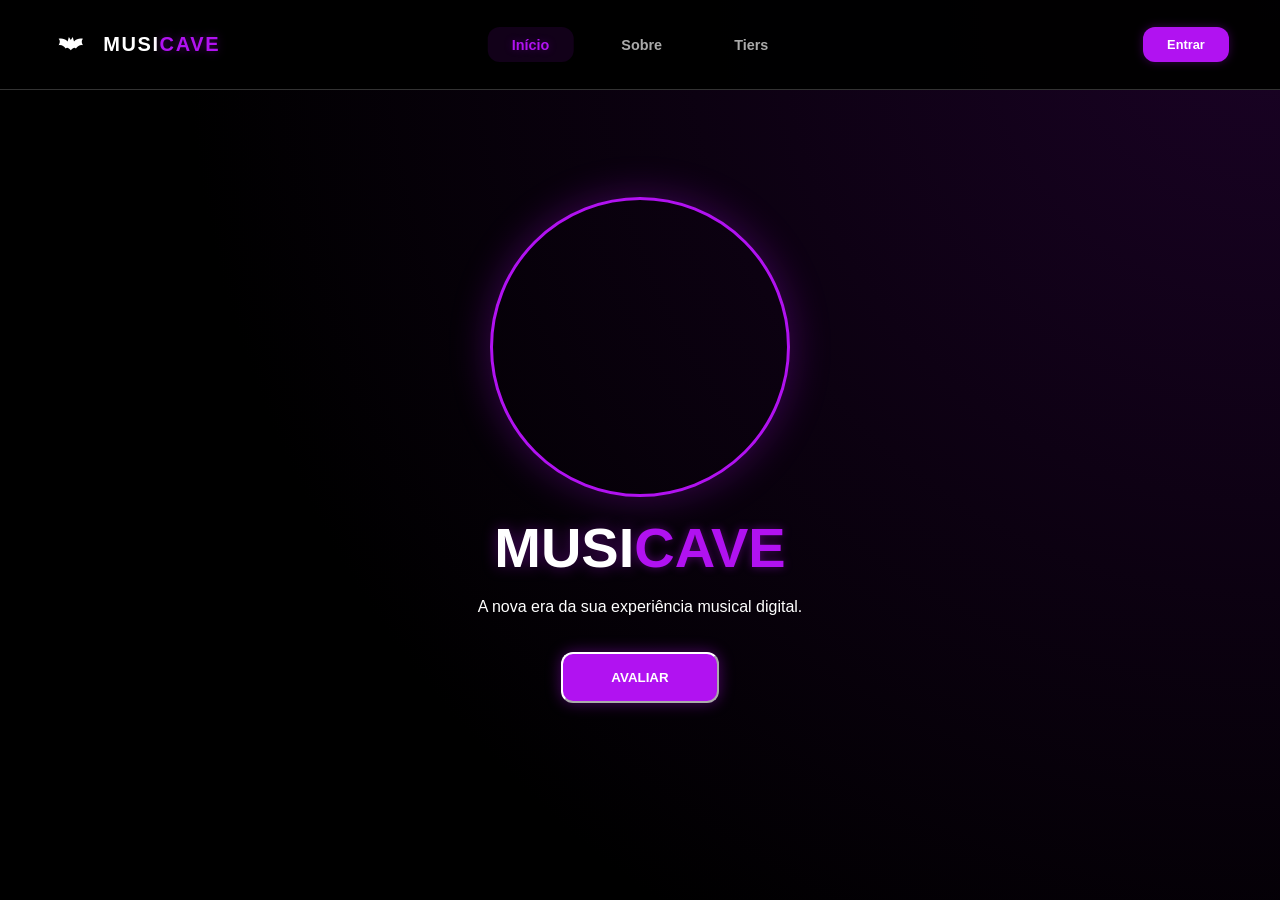
<file: MusiCave-organizado-main/MusiCave-organizado-main/index.html>
<!doctype html>
<html lang="pt-br">
<head>
  <meta charset="utf-8" />
  <meta name="viewport" content="width=device-width, initial-scale=1" />
  <meta http-equiv="refresh" content="0; url=frontend/index.html" />
  <title>MusiCave | Início</title>
</head>
<body>
  <p>Redirecionando para o <a href="frontend/index.html">MusiCave</a>...</p>
</body>
</html>
</file>
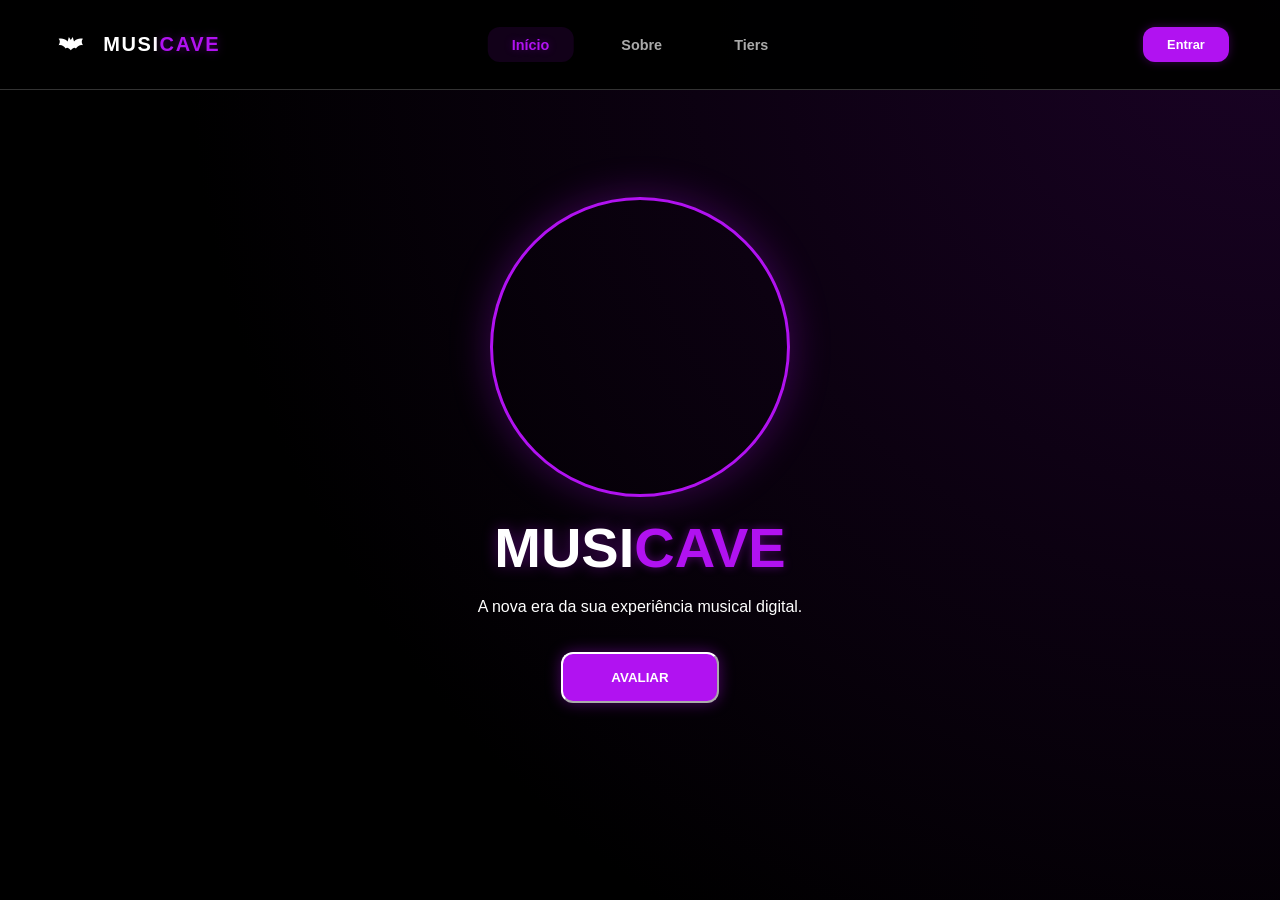
<file: MusiCave-organizado-main/MusiCave-organizado-main/frontend/index.html>
<!doctype html>
<html lang="pt-br">
<head>
  <meta charset="utf-8" />
  <meta name="viewport" content="width=device-width, initial-scale=1" />
  <title>MusiCave | Início</title>
  <script src="js/auth.js"></script>
  <script src="js/theme.js"></script>
  <link rel="stylesheet" href="css/style.css" />
</head>
<body>

  <header class="header">
    <div class="header-inner">
      <div class="logo">MUSI<span class="highlight">CAVE</span></div>
      <nav class="menu">
        <a class="active" href="index.html">Início</a>
        <a href="sobre.html">Sobre</a>
        <a href="tiers.html">Tiers</a>
      </nav>

      <div class="header-actions">
        <a href="entrar.html" class="btn-nav" style="text-decoration: none; display: flex; align-items: center; justify-content: center;">Entrar</a>
      </div>
    </div>
  </header>

  <main class="main">
    <section class="hero">
      
      <div class="character-container">
        <div class="character">
          <video class="mascot-video" autoplay muted loop playsinline preload="auto">
            <source src="assets/bg.mp4" type="video/mp4" />
          </video>
        </div>
      </div>

      <h1 class="main-title">MUSI<span class="highlight">CAVE</span></h1>
      <p class="subSub">A nova era da sua experiência musical digital.</p>

      <button class="pill-home" onclick="window.location.href='tiers.html'">
        AVALIAR
      </button>
    </section>
  </main>
</body>
</html>

<!-- npm start -->
</file>
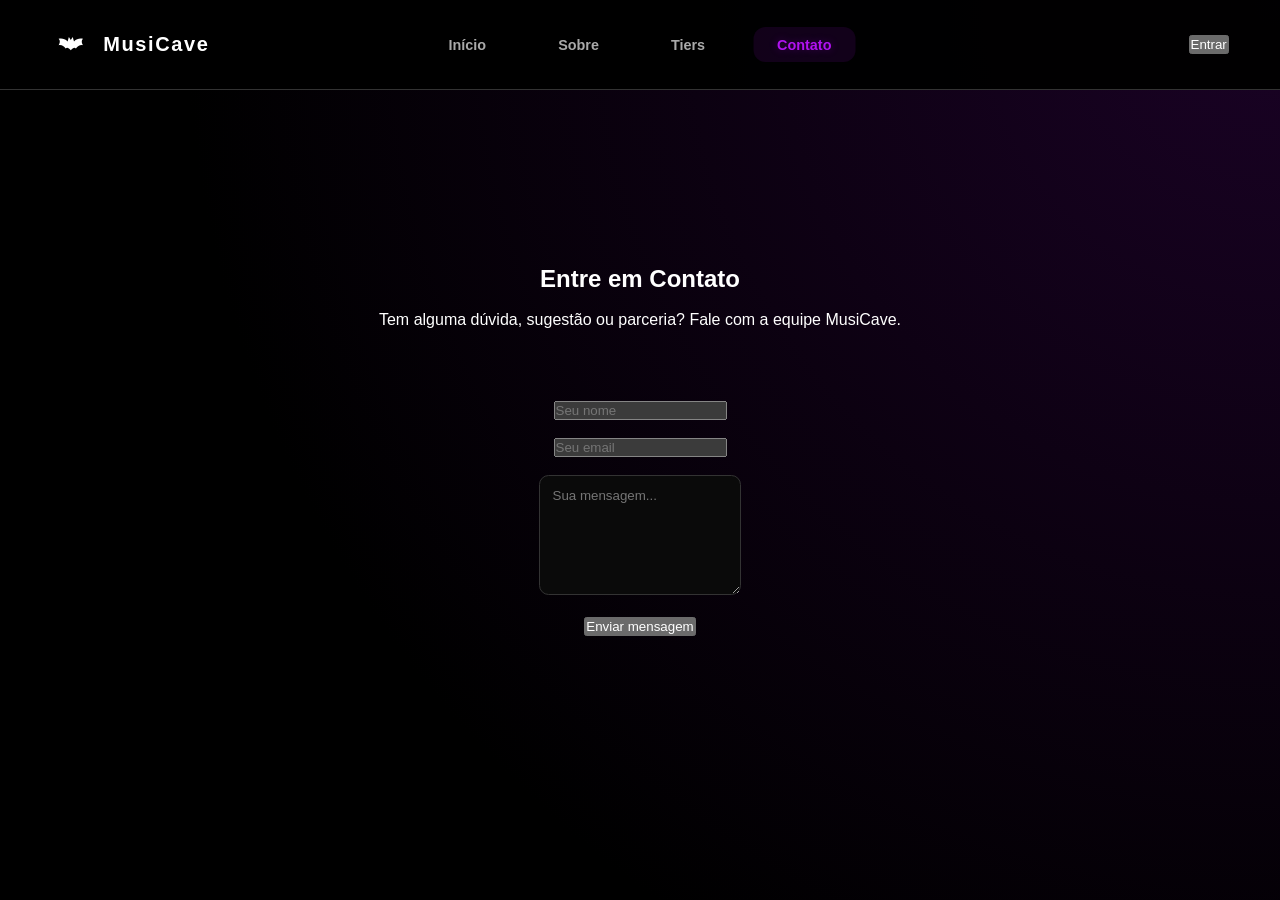
<file: MusiCave-organizado-main/MusiCave-organizado-main/frontend/contato.html>
<!doctype html>
<html lang="pt-br">
<head>
  <meta charset="utf-8" />
  <meta name="viewport" content="width=device-width, initial-scale=1" />
  <title>Contato • MusiCave</title>
  <script src="js/auth.js"></script>
  <script src="js/theme.js"></script>
  <link rel="stylesheet" href="css/style.css" />
</head>
<body>

<header class="header">
  <div class="header-inner">
    <div class="logo">MusiCave</div>

    <nav class="menu">
      <a href="index.html">Início</a>
      <a href="sobre.html">Sobre</a>
      <a href="tiers.html">Tiers</a>
      <a class="active" href="contato.html">Contato</a>
    </nav>

    <div class="header-actions">
      <button class="btn ghost">Entrar</button>
    </div>
  </div>
</header>

<main class="main">

<section class="hero">

<h1>Entre em Contato</h1>
<p class="sub">Tem alguma dúvida, sugestão ou parceria? Fale com a equipe MusiCave.</p>
<br><br>

<form class="contact-form">

<input type="text" placeholder="Seu nome" required><br><br>

<input type="email" placeholder="Seu email" required><br><br>

<textarea placeholder="Sua mensagem..." rows="5" required></textarea>
<br><br>
<button class="pill" type="submit">
<span class="pill-dot"></span>
Enviar mensagem
</button>

</form>

</section>

</main>

</body>
</html>
</file>
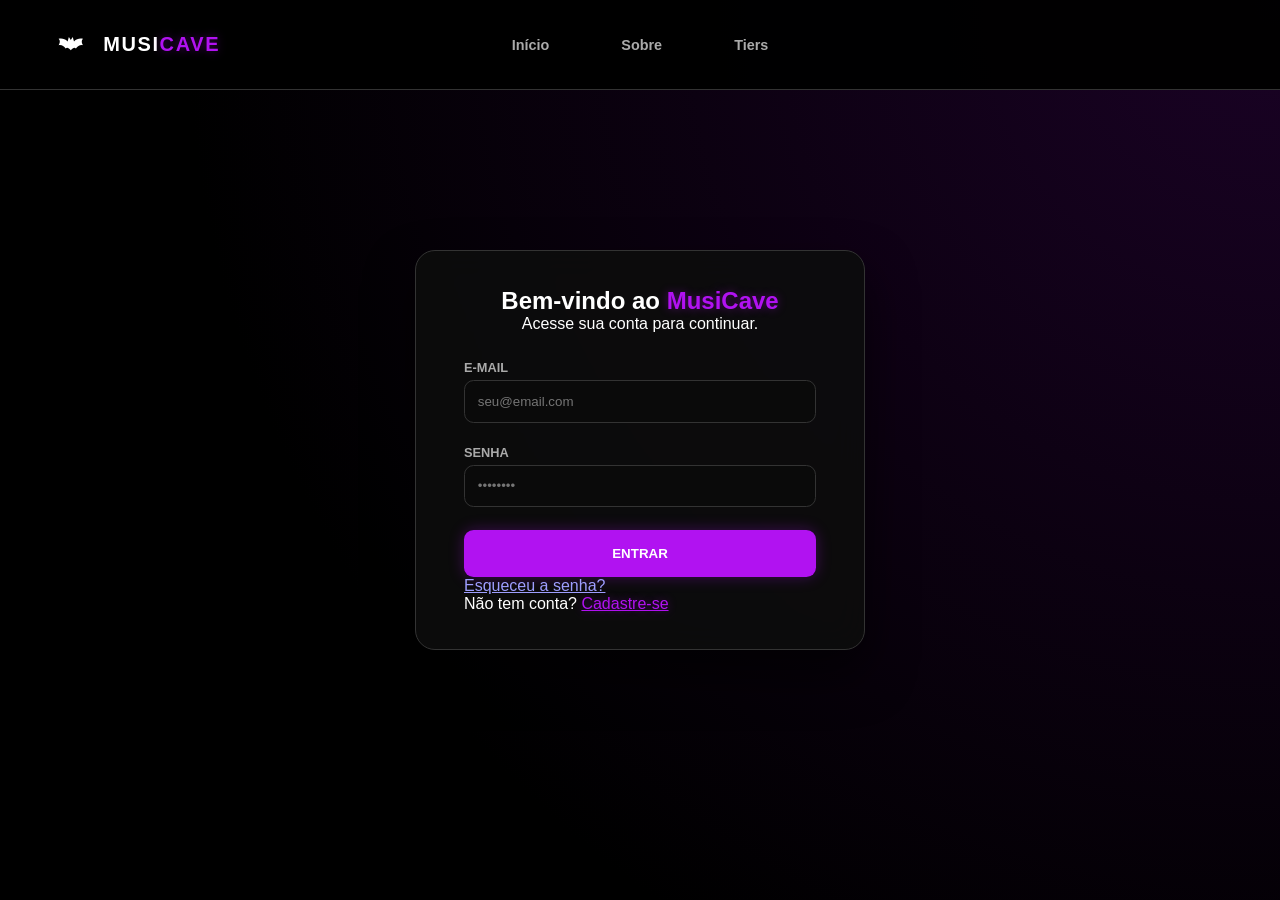
<file: MusiCave-organizado-main/MusiCave-organizado-main/frontend/entrar.html>
<!DOCTYPE html>
<html lang="pt-br">
<head>
    <meta charset="UTF-8">
    <meta name="viewport" content="width=device-width, initial-scale=1.0">
    <title>MusiCave | Acesso</title>
    <script src="js/auth.js"></script>
    <script src="js/theme.js"></script>
    <link rel="stylesheet" href="css/style.css">
</head>
<body class="login-body">

    <header class="header">
        <div class="header-inner">
            <div class="logo">MUSI<span class="highlight">CAVE</span></div>
            <nav class="menu">
                <a href="index.html">Início</a>
                <a href="sobre.html">Sobre</a>
                <a href="tiers.html">Tiers</a>
            </nav>
            <div class="header-actions"></div>
        </div>
    </header>

    <main class="login-container">

        <!-- LOGIN -->
        <div id="loginSection" class="login-card fade-in">
            <h2>Bem-vindo ao <span class="highlight">MusiCave</span></h2>
            <p>Acesse sua conta para continuar.</p>

            <form class="login-form">
                <div class="input-group">
                    <label>E-mail</label>
                    <input type="email" name="email" placeholder="seu@email.com" required>
                </div>
                <div class="input-group">
                    <label>Senha</label>
                    <input type="password" name="senha" placeholder="••••••••" minlength="8" required>
                </div>
                <button type="submit" class="btn-login">Entrar</button>

                <div class="login-footer">
                    <a href="javascript:void(0)" onclick="showSection('forgotSection')">Esqueceu a senha?</a>
                    <br>
                    <span>Não tem conta? 
                        <a href="javascript:void(0)" class="highlight" onclick="showSection('registerSection')">
                            Cadastre-se
                        </a>
                    </span>
                </div>
            </form>
        </div>

        <!-- CADASTRO -->
        <div id="registerSection" class="login-card fade-in hidden">
            <h2>Criar <span class="highlight">Conta</span></h2>
            <p>Junte-se à caverna musical.</p>

            <form class="login-form">
                <div class="input-group">
                    <label>Nome Completo</label>
                    <input type="text" name="username" placeholder="Como quer ser chamado?" required>
                </div>
                <div class="input-group">
                    <label>E-mail</label>
                    <input type="email" name="email" placeholder="seu@email.com" required>
                </div>
                <div class="input-group">
                    <label>Senha</label>
                    <input type="password" name="senha" placeholder="Mínimo 8 caracteres" minlength="8" required>
                </div>
                <button type="submit" class="btn-login">Criar Conta</button>
                
                <div class="login-footer">
                    <span>Já é membro? 
                        <a href="javascript:void(0)" class="highlight" onclick="showSection('loginSection')">
                            Fazer Login
                        </a>
                    </span>
                </div>
            </form>
        </div>

        <!-- RECUPERAÇÃO -->
        <div id="forgotSection" class="login-card fade-in hidden">
            <h2>Recuperar <span class="highlight">Acesso</span></h2>
            <p>Enviaremos um link de recuperação para o seu e-mail.</p>

            <form class="login-form">
                <div class="input-group">
                    <label>E-mail de Cadastro</label>
                    <input type="email" placeholder="seu@email.com" required>
                </div>
                <button type="submit" class="btn-login">Enviar Link</button>
                
                <div class="login-footer">
                    <a href="javascript:void(0)" class="highlight" onclick="showSection('loginSection')">
                        Voltar para o Login
                    </a>
                </div>
            </form>
        </div>

    </main>

    <script>
        const API = "/api";

        function showSection(sectionId) {
            document.getElementById('loginSection').classList.add('hidden');
            document.getElementById('registerSection').classList.add('hidden');
            document.getElementById('forgotSection').classList.add('hidden');
            document.getElementById(sectionId).classList.remove('hidden');
        }

        async function parseResponse(res) {
            let data;

            try {
                data = await res.json();
            } catch (error) {
                data = { message: "Resposta inválida do servidor." };
            }

            if (!res.ok) {
                throw new Error(data.message || "Erro na requisição.");
            }

            return data;
        }

        document.querySelector("#loginSection form").addEventListener("submit", async (e) => {
            e.preventDefault();

            const email = e.target.email.value;
            const senha = e.target.senha.value;

            try {
                const res = await fetch(API + "/login", {
                    method: "POST",
                    headers: {
                        "Content-Type": "application/json"
                    },
                    body: JSON.stringify({ email, senha })
                });

                const data = await parseResponse(res);
                window.MusiCaveAuth.saveSession({ token: data.token, user: data.user });
                window.location.href = "index.html";

            } catch (err) {
                console.error(err);
                alert(err.message || "Erro ao conectar com o servidor");
            }
        });

        document.querySelector("#registerSection form").addEventListener("submit", async (e) => {
            e.preventDefault();

            const username = e.target.username.value;
            const email = e.target.email.value;
            const senha = e.target.senha.value;

            if (senha.length < 8) {
                alert("A senha precisa ter pelo menos 8 caracteres.");
                return;
            }

            try {
                const res = await fetch(API + "/register", {
                    method: "POST",
                    headers: {
                        "Content-Type": "application/json"
                    },
                    body: JSON.stringify({ username, email, senha })
                });

                const data = await parseResponse(res);
                window.MusiCaveAuth.saveSession({ token: data.token, user: data.user });
                window.location.href = "index.html";

            } catch (err) {
                console.error(err);
                alert(err.message || "Erro ao conectar com o servidor");
            }
        });
    </script>

</body>
</html>
</file>
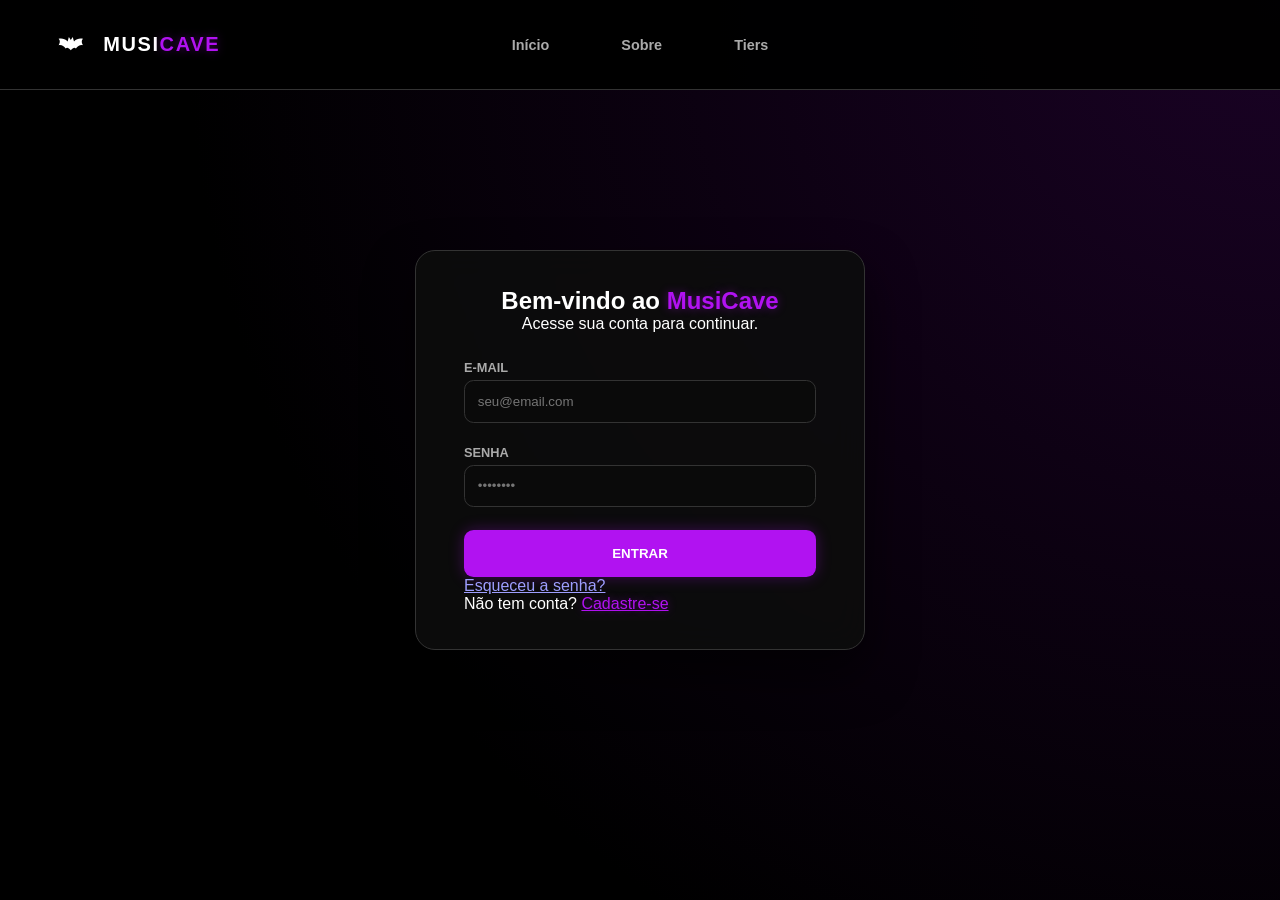
<file: MusiCave-organizado-main/MusiCave-organizado-main/frontend/perfil.html>
<!DOCTYPE html>
<html lang="pt-br">
<head>
    <meta charset="UTF-8">
    <meta name="viewport" content="width=device-width, initial-scale=1.0">
    <title>MusiCave - Meu Perfil</title>
    <script src="js/auth.js"></script>
    <script src="js/theme.js"></script>
    <!-- Certifique-se de que o CSS está apontando para o caminho correto -->
    <link rel="stylesheet" href="css/style.css">
    <style>
        /* ==========================================================================
           ESTILOS EXCLUSIVOS DO PERFIL
           ========================================================================== */
        .profile-page {
            padding-top: 15vh;
            width: 90%;
            max-width: 1200px;
            margin: 0 auto;
            padding-bottom: 5vh;
        }

        .profile-hero {
            display: flex;
            align-items: center;
            justify-content: space-between;
            background: var(--theme-surface);
            backdrop-filter: blur(10px);
            border: 0.1rem solid var(--theme-border);
            padding: 2.5rem;
            border-radius: 1.25rem;
            margin-bottom: 2rem;
            box-shadow: 0 10px 30px rgba(0, 0, 0, 0.5);
        }

        .profile-main-info {
            display: flex;
            align-items: center;
            gap: 2rem;
        }

        .profile-avatar-wrap {
            position: relative;
            width: 110px;
            height: 110px;
            border-radius: 50%;
            border: 3px solid #b112f1;
            box-shadow: 0 0 20px rgba(177, 18, 241, 0.4);
            overflow: hidden;
            background: var(--theme-surface-strong);
            display: flex;
            align-items: center;
            justify-content: center;
            flex-shrink: 0;
        }

        .profile-avatar {
            width: 100%;
            height: 100%;
            object-fit: cover;
        }

        .profile-avatar-fallback {
            font-size: 3rem;
            color: #b112f1;
        }

        .profile-name-block h1 {
            font-size: 2.2rem;
            margin-bottom: 0.3rem;
        }

        .profile-name-block p {
            color: var(--theme-muted);
            font-size: 1rem;
        }

        .btn-outline {
            background: transparent;
            border: 1px solid #b112f1;
            color: var(--theme-text);
            padding: 0.8rem 1.5rem;
            border-radius: 0.6rem;
            font-weight: bold;
            cursor: pointer;
            transition: 0.3s;
        }

        .btn-outline:hover {
            background: rgba(177, 18, 241, 0.2);
            box-shadow: 0 0 15px rgba(177, 18, 241, 0.3);
        }

        .profile-stats {
            display: grid;
            grid-template-columns: repeat(auto-fit, minmax(200px, 1fr));
            gap: 1.5rem;
            margin-bottom: 3rem;
        }

        .profile-stat-card {
            background: var(--theme-surface);
            border: 1px solid var(--theme-border);
            border-radius: 1rem;
            padding: 1.5rem;
            text-align: center;
            transition: 0.3s;
        }

        .profile-stat-card:hover {
            border-color: #b112f1;
            transform: translateY(-3px);
        }

        .profile-stat-card span {
            display: block;
            font-size: 0.8rem;
            color: var(--theme-muted);
            text-transform: uppercase;
            letter-spacing: 1px;
            margin-bottom: 0.5rem;
        }

        .profile-stat-card strong {
            font-size: 2.2rem;
            color: #b112f1;
            font-weight: 900;
            text-shadow: 0 0 10px rgba(177, 18, 241, 0.4);
        }

        .profile-panel-title {
            font-size: 1.5rem;
            font-weight: 800;
            margin-bottom: 1.5rem;
            display: flex;
            align-items: center;
            gap: 0.5rem;
        }

        .profile-grid {
            display: grid;
            grid-template-columns: repeat(auto-fill, minmax(220px, 1fr));
            gap: 1.5rem;
            margin-bottom: 2rem;
        }

        .profile-album-card {
            background: var(--theme-surface);
            border: 0.1rem solid var(--theme-border);
            border-radius: 1rem;
            padding: 1.5rem;
            text-align: center;
            transition: 0.3s;
            display: flex;
            flex-direction: column;
            justify-content: space-between;
        }

        .profile-album-card:hover {
            transform: translateY(-5px);
            border-color: #b112f1;
            box-shadow: 0 0 15px rgba(177, 18, 241, 0.3);
        }

        .profile-cover {
            width: 100%;
            aspect-ratio: 1 / 1;
            object-fit: cover;
            border-radius: 0.6rem;
            border: 2px solid #b112f1;
            margin-bottom: 1rem;
        }

        .profile-score-row {
            display: flex;
            justify-content: space-between;
            align-items: center;
            background: var(--theme-surface-strong);
            padding: 0.5rem 1rem;
            border-radius: 0.5rem;
            margin-top: 1rem;
        }

        .profile-modal {
            position: fixed;
            top: 0; left: 0; right: 0; bottom: 0;
            background: rgba(0, 0, 0, 0.8);
            backdrop-filter: blur(5px);
            display: flex;
            align-items: center;
            justify-content: center;
            z-index: 2000;
        }

        .profile-modal-card {
            background: var(--theme-surface-strong);
            border: 1px solid var(--theme-border);
            border-radius: 1.25rem;
            padding: 2.5rem;
            width: 90%;
            max-width: 450px;
            position: relative;
            box-shadow: 0 15px 30px rgba(0,0,0,0.8);
        }

        .modal-close {
            position: absolute;
            top: 1.5rem; right: 1.5rem;
            background: transparent;
            border: none;
            color: var(--theme-muted);
            font-size: 1.5rem;
            cursor: pointer;
            transition: 0.3s;
        }

        .modal-close:hover { color: #b112f1; }

        .profile-edit-avatar {
            display: flex;
            flex-direction: column;
            align-items: center;
            gap: 1rem;
            margin: 2rem 0;
        }

        .profile-edit-avatar img {
            width: 100px;
            height: 100px;
            border-radius: 50%;
            border: 2px solid #b112f1;
            object-fit: cover;
        }

        .profile-modal-actions {
            display: flex;
            gap: 1rem;
            margin-top: 2rem;
        }

        @media (max-width: 768px) {
            .profile-hero { flex-direction: column; text-align: center; gap: 1.5rem; }
            .profile-main-info { flex-direction: column; }
            .profile-modal-actions { flex-direction: column; }
        }
    </style>
</head>
<body class="login-body">

    <header class="header">
        <div class="header-inner">
            <div class="logo">MUSI<span class="highlight">CAVE</span></div>
            <nav class="menu">
                <a href="index.html">Início</a>
                <a href="sobre.html">Sobre</a>
                <a href="tiers.html">Tiers</a>
            </nav>
            <div class="header-actions">
                <button id="logoutBtn" class="btn-contact" style="min-width: 100px; padding: 0.5rem 1rem; background: #222;">Sair</button>
            </div>
        </div>
    </header>

    <main class="profile-page">
        <!-- HERO DO PERFIL -->
        <section class="profile-hero fade-in">
            <div class="profile-main-info">
                <div class="profile-avatar-wrap">
                    <img id="profileAvatar" class="profile-avatar hidden" src="" alt="Foto de perfil">
                    <div id="profileAvatarFallback" class="profile-avatar-fallback">♪</div>
                </div>
                <div class="profile-name-block">
                    <h1 id="profileName">Carregando...</h1>
                    <p id="profileSince">Membro desde: Outubro/2026</p>
                </div>
            </div>
            <button id="editProfileBtn" class="btn-outline" type="button">✎ Editar perfil</button>
        </section>

        <!-- ESTATÍSTICAS -->
        <section class="profile-stats fade-in">
            <div class="profile-stat-card"><span>AVALIAÇÕES</span><strong id="statEvaluations">0</strong></div>
            <div class="profile-stat-card"><span>MÉDIA GERAL</span><strong id="statAverage">0.0</strong></div>
            <div class="profile-stat-card"><span>TIER LISTS</span><strong id="statTierLists">0</strong></div>
            <div class="profile-stat-card"><span>FAIXAS</span><strong id="statTracks">0</strong></div>
        </section>

        <!-- CAIXA DE TIERS E AVALIAÇÕES -->
        <section class="fade-in">
            <div class="profile-panel-title">
                <span class="highlight">▤</span> Minha Caverna Musical
            </div>
            <div class="profile-grid" id="tierLists">
                <!-- Os cards de álbuns serão injetados aqui via JS -->
            </div>
            
            <div style="text-align: center; margin-top: 2rem;">
                <button class="btn-login" style="width: auto; padding: 1rem 3rem;" onclick="window.location.href='tiers.html'">＋ Adicionar Novo Álbum</button>
            </div>
        </section>
    </main>

    <!-- MODAL DE EDIÇÃO DE PERFIL -->
    <div id="editProfileModal" class="profile-modal hidden">
        <div class="profile-modal-card fade-in">
            <button id="closeProfileModal" class="modal-close" type="button">×</button>
            <h2 class="highlight">Editar perfil</h2>
            <p style="color: #888; font-size: 0.9rem;">Altere seu nome e sua foto de perfil.</p>

            <div class="profile-edit-avatar">
                <img id="editAvatarPreview" src="" alt="Preview da foto">
                <label class="upload-btn" for="profileImageInput">Trocar foto</label>
                <input id="profileImageInput" type="file" accept="image/*" hidden>
            </div>

            <div class="input-group">
                <label for="profileNameInput" style="display:block; color:#888; font-weight:bold; margin-bottom:0.5rem; font-size:0.8rem; text-transform:uppercase;">Nome de Usuário</label>
                <input id="profileNameInput" type="text" maxlength="80" style="width:100%; padding:0.8rem; background:#111; border:1px solid #333; border-radius:0.6rem; color:#fff;" required>
            </div>

            <div class="profile-modal-actions">
                <button id="cancelProfileBtn" class="btn-contact" style="background: #222; flex: 1;" type="button">Cancelar</button>
                <button id="saveProfileBtn" class="btn-login" style="flex: 1;" type="button">Salvar</button>
            </div>
        </div>
    </div>

    <!-- MOCK DE DADOS E LÓGICA DO FRONT-END -->
    <script>
        document.addEventListener("DOMContentLoaded", async () => {
            const session = window.MusiCaveAuth.getSession();
            if (!session) {
                window.location.href = "entrar.html";
                return;
            }

            let user;
            try {
                const data = await window.MusiCaveAuth.request("/me");
                user = data.user;
                window.MusiCaveAuth.updateUser(user);
            } catch (error) {
                window.location.href = "entrar.html";
                return;
            }

            const profileName = document.getElementById("profileName");
            const profileAvatar = document.getElementById("profileAvatar");
            const profileAvatarFallback = document.getElementById("profileAvatarFallback");
            const profileNameInput = document.getElementById("profileNameInput");
            const editAvatarPreview = document.getElementById("editAvatarPreview");

            // Atualiza tela com dados
            profileName.textContent = user.name || "Visitante";
            profileNameInput.value = user.name || "";

            if(user.avatar) {
                profileAvatar.src = user.avatar;
                profileAvatar.classList.remove("hidden");
                profileAvatarFallback.classList.add("hidden");
                editAvatarPreview.src = user.avatar;
            } else {
                editAvatarPreview.src = "assets/boneco%20musicave.png"; // Fallback para preview
            }

            // 2. DADOS FALSOS (Mockup)
            const mockAlbums = [
                { name: "ASTROWORLD", artist: "Travis Scott", tier: "S", score: 9.2, cover: "https://i.scdn.co/image/ab67616d0000b273072e9faef2ef7b6db63834a3", tracks: 17 },
                { name: "Graduation", artist: "Kanye West", tier: "S", score: 9.5, cover: "https://i.scdn.co/image/ab67616d0000b27326f7f19c7f0381e56156c94a", tracks: 14 },
                { name: "DAMN.", artist: "Kendrick Lamar", tier: "A", score: 8.8, cover: "https://i.scdn.co/image/ab67616d0000b2738b52c6b9bc4e43d873869699", tracks: 14 },
                { name: "Starboy", artist: "The Weeknd", tier: "B", score: 7.0, cover: "https://i.scdn.co/image/ab67616d0000b273a048415c345304f1cebefbfc", tracks: 18 }
            ];

            // 3. ATUALIZAR ESTATÍSTICAS
            let totalScore = mockAlbums.reduce((acc, alb) => acc + alb.score, 0);
            let avgScore = (totalScore / mockAlbums.length).toFixed(1);
            let totalTracks = mockAlbums.reduce((acc, alb) => acc + alb.tracks, 0);

            document.getElementById("statEvaluations").textContent = mockAlbums.length;
            document.getElementById("statAverage").textContent = avgScore;
            document.getElementById("statTierLists").textContent = mockAlbums.length;
            document.getElementById("statTracks").textContent = totalTracks;

            // 4. RENDERIZAR GRID COM BOTÕES EDITAR E EXCLUIR
            const tierLists = document.getElementById("tierLists");
            tierLists.innerHTML = mockAlbums.map(album => `
                <div class="profile-album-card" id="card-${album.name.replace(/\s+/g, '')}">
                    <img src="${album.cover}" alt="Capa" class="profile-cover">
                    <h3 style="font-size: 1.1rem; font-weight: 800; white-space: nowrap; overflow: hidden; text-overflow: ellipsis;">${album.name}</h3>
                    <p style="color: #888; font-size: 0.85rem;">${album.artist}</p>
                    <div class="profile-score-row">
                        <span style="font-weight: 800; font-size: 0.9rem;">Nota: ${album.score}</span>
                        <span class="tier-badge tier-${album.tier.toLowerCase()}" style="padding: 4px 10px; font-size: 0.9rem; min-width: 30px;">${album.tier}</span>
                    </div>
                    
                    <!-- BOTÕES DE EDITAR E EXCLUIR -->
                    <div style="display: flex; gap: 10px; margin-top: 15px;">
                        <button class="btn-login compact-btn" style="flex: 1; font-size: 0.8rem; padding: 0.5rem;" onclick="editarAvaliacao('${album.name}')">✏️️ Editar</button>
                        <button class="btn-contact danger-btn" style="flex: 1; font-size: 0.8rem; padding: 0.5rem;" onclick="excluirAvaliacao('${album.name}')">🗑️ Excluir</button>
                    </div>
                </div>
            `).join('');

            // 5. LÓGICA DO MODAL DE EDIÇÃO E FOTO
            const modal = document.getElementById("editProfileModal");
            const btnOpen = document.getElementById("editProfileBtn");
            const btnClose = document.getElementById("closeProfileModal");
            const btnCancel = document.getElementById("cancelProfileBtn");
            const btnSave = document.getElementById("saveProfileBtn");
            const imageInput = document.getElementById("profileImageInput");

            btnOpen.addEventListener("click", () => modal.classList.remove("hidden"));
            const closeModal = () => modal.classList.add("hidden");
            btnClose.addEventListener("click", closeModal);
            btnCancel.addEventListener("click", closeModal);

            let tempAvatarBase64 = user.avatar || "";
            imageInput.addEventListener("change", (e) => {
                const file = e.target.files[0];
                if (file) {
                    if (file.size > 2 * 1024 * 1024) {
                        alert("A foto deve ter no máximo 2 MB.");
                        imageInput.value = "";
                        return;
                    }

                    const reader = new FileReader();
                    reader.onloadend = () => {
                        tempAvatarBase64 = reader.result;
                        editAvatarPreview.src = tempAvatarBase64;
                    };
                    reader.readAsDataURL(file);
                }
            });

            btnSave.addEventListener("click", async () => {
                const newName = profileNameInput.value.trim();
                if(!newName) return alert("O nome não pode ficar vazio!");

                try {
                    const data = await window.MusiCaveAuth.request("/me", {
                        method: "PATCH",
                        headers: { "Content-Type": "application/json" },
                        body: JSON.stringify({ name: newName, avatar: tempAvatarBase64 }),
                    });
                    user = data.user;
                    window.MusiCaveAuth.updateUser(user);

                    profileName.textContent = user.name;
                    profileNameInput.value = user.name;
                    if(user.avatar) {
                        profileAvatar.src = user.avatar;
                        profileAvatar.classList.remove("hidden");
                        profileAvatarFallback.classList.add("hidden");
                    } else {
                        profileAvatar.removeAttribute("src");
                        profileAvatar.classList.add("hidden");
                        profileAvatarFallback.classList.remove("hidden");
                    }

                    closeModal();
                    window.location.reload();
                } catch (error) {
                    alert(error.message);
                }
            });
        });

        // 7. FUNÇÕES DOS BOTÕES DE EDITAR E EXCLUIR NO PERFIL
        function editarAvaliacao(nomeAlbum) {
            // Lógica para enviar o usuário para a página de edição (tiers.html)
            alert(`Indo para a edição do álbum: ${nomeAlbum}`);
            window.location.href = 'tiers.html';
        }

        function excluirAvaliacao(nomeAlbum) {
            const confirmacao = confirm(`Tem certeza que deseja excluir a avaliação de "${nomeAlbum}" do seu perfil?`);
            if (confirmacao) {
                // Remove o card visualmente para simular a exclusão
                const cardId = `card-${nomeAlbum.replace(/\s+/g, '')}`;
                document.getElementById(cardId).style.display = 'none';
                alert(`Avaliação do álbum "${nomeAlbum}" excluída com sucesso!`);
            }
        }
    </script>
</body>
</html>
</file>
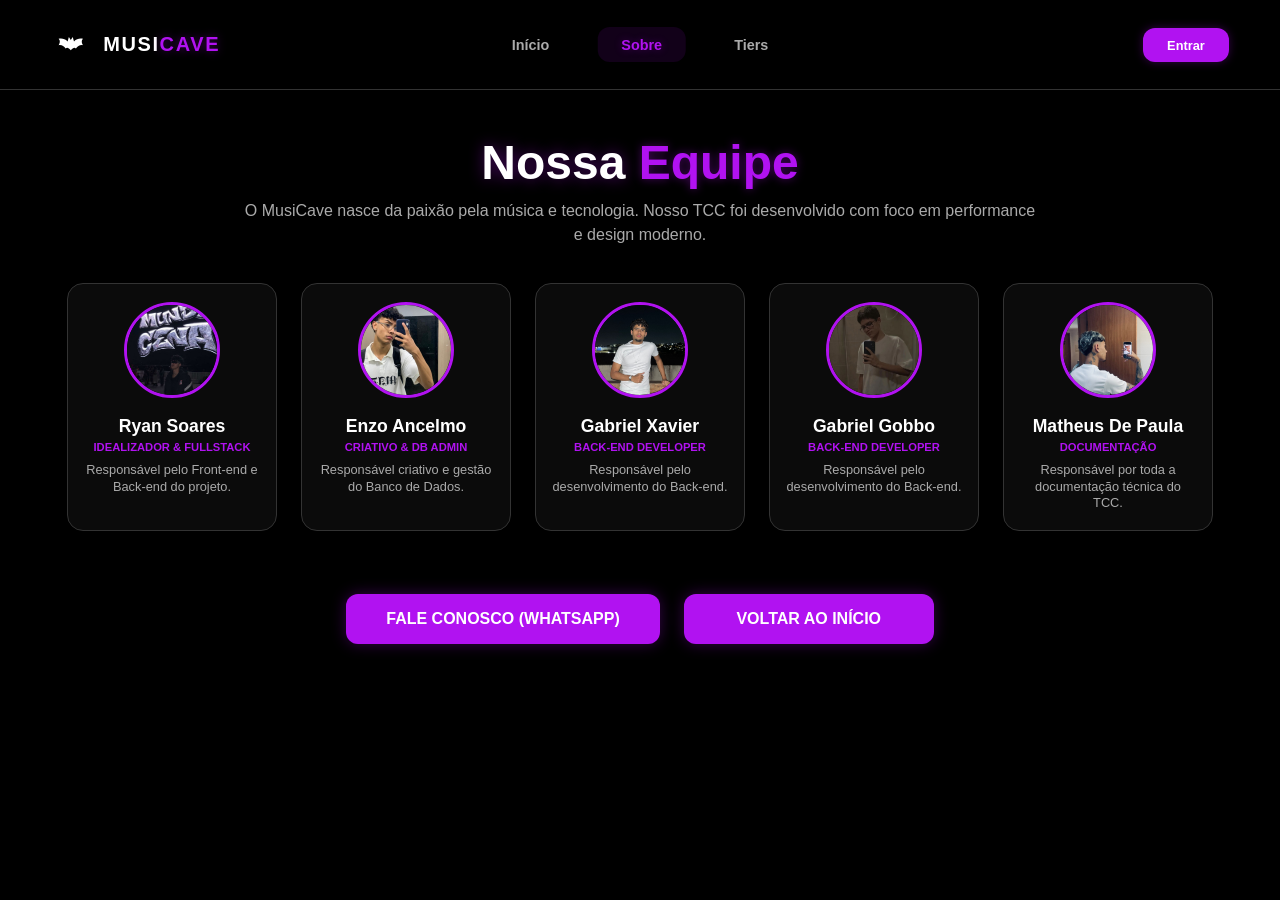
<file: MusiCave-organizado-main/MusiCave-organizado-main/frontend/sobre.html>
<!DOCTYPE html>
<html lang="pt-br">
<head>
    <meta charset="UTF-8">
    <meta name="viewport" content="width=device-width, initial-scale=1.0">
    <title>MusiCave - Sobre Nós</title>
    <script src="js/auth.js"></script>
    <script src="js/theme.js"></script>
    <link rel="stylesheet" href="css/style.css">
</head>
<body>


   <header class="header">
    <div class="header-inner">
        <div class="logo">MUSI<span class="highlight">CAVE</span></div>
        <nav class="menu">
            <a href="index.html">Início</a>
            <a class="active" href="sobre.html">Sobre</a>
            <a href="tiers.html">Tiers</a>
        </nav>
        <div class="header-actions">
            <a href="entrar.html" class="btn-nav" style="text-decoration: none;">Entrar</a>
        </div>
    </div>
</header>
    <main class="sobre-page">
        <section class="team-section">
            
            <div class="team-intro">
                <h1>Nossa <span class="highlight">Equipe</span></h1>
                <p>O MusiCave nasce da paixão pela música e tecnologia. Nosso TCC foi desenvolvido com foco em performance e design moderno.</p>
            </div>

            <div class="team-grid">
                <div class="member-card">
                    <div class="member-img"><img src="assets/fotoryan.jpeg" alt="Ryan Soares"></div>
                    <h3>Ryan Soares</h3>
                    <span class="role">Idealizador & Fullstack</span>
                    <p>Responsável pelo Front-end e Back-end do projeto.</p>
                </div>
                <div class="member-card">
                    <div class="member-img"><img src="assets/fotoancel.jpeg" alt="Enzo Ancelmo"></div>
                    <h3>Enzo Ancelmo</h3>
                    <span class="role">Criativo & DB Admin</span>
                    <p>Responsável criativo e gestão do Banco de Dados.</p>
                </div>
                <div class="member-card">
                    <div class="member-img"><img src="assets/fotoxavier.jpeg" alt="Gabriel Xavier"></div>
                    <h3>Gabriel Xavier</h3>
                    <span class="role">Back-end Developer</span>
                    <p>Responsável pelo desenvolvimento do Back-end.</p>
                </div>
                <div class="member-card">
                    <div class="member-img"><img src="assets/fotogobbo.jpeg" alt="Gabriel Gobbo"></div>
                    <h3>Gabriel Gobbo</h3>
                    <span class="role">Back-end Developer</span>
                    <p>Responsável pelo desenvolvimento do Back-end.</p>
                </div>
                <div class="member-card">
                    <div class="member-img"><img src="assets/fotodepaula.jpeg" alt="Matheus de Paula"></div>
                    <h3>Matheus De Paula</h3>
                    <span class="role">Documentação</span>
                    <p>Responsável por toda a documentação técnica do TCC.</p>
                </div>
            </div>

            <div class="contact-section">
                <div class="contact-buttons">
                    <a href="https://wa.me/5511999032990" target="_blank" class="btn-contact">
                        Fale Conosco (WhatsApp)
                    </a>
                    <a href="index.html" class="btn-contact">
                        Voltar ao Início
                    </a>
                </div>
            </div>

        </section>
    </main>

</body>
</html>
</file>
<file: MusiCave-organizado-main/MusiCave-organizado-main/frontend/css/style.css>
/* ==========================================================================
   1. CONFIGURAÇÕES GERAIS (RESET E BASE)
   Define o comportamento padrão de todo o site.
   ========================================================================== */

* { 
    box-sizing: border-box; 
    margin: 0; 
    padding: 0; 
}

html, body { 
    height: 100%; 
    font-size: 16px; 
    background: #000;
    color: #fff;
    font-family: 'Segoe UI', Roboto, Helvetica, Arial, sans-serif;
    overflow-x: hidden; 
}

/* Destaque roxo com brilho sutil calibrado */
.highlight { 
    color: #b112f1; 
    text-shadow: 0 0 10px rgba(177, 18, 241, 0.4); 
}

/* Classe para esconder elementos (Utilizada para alternar telas no Tiers e Login) */
.hidden { 
    display: none !important; 
}

/* Animação suave de entrada */
.fade-in { 
    animation: fadeIn 0.4s ease-out; 
}

@keyframes fadeIn { 
    from { opacity: 0; transform: translateY(10px); } 
    to { opacity: 1; transform: translateY(0); } 
}


/* ==========================================================================
   2. HEADER (MENU SUPERIOR FIXO - 10vh)
   Barra de navegação universal do MusiCave.
   ========================================================================== */

.header {
    position: fixed;
    top: 0; left: 0; right: 0;
    height: 10vh;
    display: flex;
    justify-content: center;
    background: rgba(0, 0, 0, 0.95);
    border-bottom: 0.1rem solid #222;
    z-index: 1000;
}

.header-inner {
    width: 92%;
    max-width: 1200px;
    display: flex;
    align-items: center;
    justify-content: space-between;
    position: relative;
}

.logo { 
    font-weight: 900; 
    font-size: 1.25rem; 
    letter-spacing: 0.1rem; 
    margin-left: 3.25rem;
}

.menu { 
    display: flex; 
    gap: 1.5rem; 
    position: absolute;
    left: 50%;
    transform: translateX(-50%);
}

.menu a {
    text-decoration: none;
    color: #bbb;
    font-weight: 700;
    font-size: 0.9rem;
    padding: 0.6rem 1.5rem;
    border-radius: 0.75rem;
    transition: 0.3s;
}

.menu a.active, .menu a:hover { 
    color: #b112f1; 
    background: rgba(177, 18, 241, 0.1); 
    text-shadow: 0 0 8px rgba(177, 18, 241, 0.3);
}

.btn-nav {
    background: #b112f1;
    color: #fff;
    border: none;
    padding: 0.6rem 1.5rem;
    border-radius: 0.75rem;
    font-weight: 800;
    font-size: 0.8rem;
    cursor: pointer;
    box-shadow: 0 0 10px rgba(177, 18, 241, 0.3);
}


/* ==========================================================================
   3. PÁGINA INICIAL (INDEX.HTML)
   ========================================================================== */

.main { 
    height: 100vh; 
    display: flex; 
    align-items: center; 
    justify-content: center; 
    background: radial-gradient(circle at center, #1a0225 0%, #000 75%); 
}

.hero { 
    width: 90%; 
    text-align: center; 
    display: flex; 
    flex-direction: column; 
    align-items: center; 
    gap: 2vh; 
}

.character { 
    width: 40vh; 
    max-width: 300px; 
    aspect-ratio: 1/1; 
    border-radius: 50%; 
    border: 0.2rem solid #b112f1; 
    overflow: hidden; 
    box-shadow: 0 0 2.5rem rgba(177, 18, 241, 0.3); 
}

.mascot-video { 
    width: 100%; 
    height: 100%; 
    object-fit: cover; 
    transform: scale(1.5); 
    animation: floaty 3s ease-in-out infinite; 
}

@keyframes floaty { 
    0%, 100% { transform: translateY(0.5vh) scale(1.5); } 
    50% { transform: translateY(-1vh) scale(1.5); } 
}

.main-title { 
    font-size: 3.5rem; 
    font-weight: 900; 
    text-shadow: 0 0 15px rgba(177, 18, 241, 0.4); 
}

.pill-home { 
    margin-top: 2vh; 
    display: inline-flex; 
    align-items: center; 
    justify-content: center; 
    gap: 0.8rem; 
    padding: 1rem 3rem; 
    border-radius: 0.75rem; 
    background: #b112f1; 
    color: #fff; 
    font-weight: 900; 
    text-transform: uppercase; 
    text-decoration: none; 
    transition: 0.3s; 
    box-shadow: 0 0 15px rgba(177, 18, 241, 0.4); 
}


/* ==========================================================================
   4. PÁGINA SOBRE (SOBRE.HTML)
   ========================================================================== */

.sobre-page { 
    padding-top: 15vh; 
    min-height: 100vh; 
    display: block; 
}

.team-section {
    display: flex;
    flex-direction: column;
    align-items: center;
    width: 100%;
}

.team-intro { 
    text-align: center;      
    margin-bottom: 4vh;      
    width: 100%;             
    padding: 0 5%; 
}

.team-intro h1 { 
    font-size: 3rem; 
    font-weight: 900; 
    margin-bottom: 1vh;      
    text-shadow: 0 0 15px rgba(177, 18, 241, 0.4); 
}

.team-intro p { 
    font-size: 1rem; 
    color: #bbb;             
    max-width: 800px;        
    margin: 0 auto;          
    line-height: 1.5;        
}

.team-grid { 
    display: flex; 
    justify-content: center; 
    flex-wrap: wrap; 
    gap: 1.5rem; 
    max-width: 1200px; 
    margin: 0 auto 5vh auto; 
}

.member-card { 
    background: rgba(13, 13, 13, 0.8); 
    border: 0.1rem solid #222; 
    padding: 2vh 1rem; 
    border-radius: 1rem; 
    
    display: flex; 
    flex-direction: column; 
    align-items: center; 
    justify-content: flex-start;
    text-align: center; 
    
    width: 210px; 
    transition: 0.3s; 
}

.member-card:hover { 
    border-color: #b112f1; 
    transform: translateY(-5px); 
    box-shadow: 0 0 20px rgba(177, 18, 241, 0.3); 
}

.member-img img { 
    width: 6rem; 
    height: 6rem; 
    border-radius: 50%; 
    object-fit: cover; 
    border: 0.2rem solid #b112f1; 
    margin-bottom: 1.5vh; 
}

.member-card h3 { 
    font-size: 1.1rem; 
    margin-bottom: 0.5vh; 
    font-weight: 800; 
}

.role { 
    color: #b112f1; 
    font-weight: bold; 
    text-transform: uppercase; 
    font-size: 0.7rem; 
    margin-bottom: 1vh;
}

.member-card p { 
    font-size: 0.8rem; 
    color: #888; 
    line-height: 1.3; 
    width: 100%;
}

.contact-buttons { 
    display: flex; 
    justify-content: center; 
    gap: 1.5rem; 
    width: 100%; 
    margin-top: 2vh; 
    padding-bottom: 5vh;
}

.btn-contact { 
    background: #b112f1; 
    color: #fff; 
    padding: 1rem 2.5rem; 
    border-radius: 0.75rem; 
    text-decoration: none; 
    font-weight: 900; 
    min-width: 250px; 
    text-align: center; 
    text-transform: uppercase; 
    box-shadow: 0 0 15px rgba(177, 18, 241, 0.3); 
}

/* ==========================================================================
   5. PÁGINA DE ACESSO (ENTRAR.HTML)
   ========================================================================== */

.login-body { 
    background: radial-gradient(circle at top right, #1a0225 0%, #000 60%); 
    min-height: 100vh; 
    display: flex;
    flex-direction: column;
}

.login-container { 
    flex: 1;
    display: flex; 
    align-items: center; 
    justify-content: center; 
    padding: 5vh 5%;
}

.login-card { 
    background: rgba(13, 13, 13, 0.8); 
    backdrop-filter: blur(1rem); 
    border: 0.1rem solid #222; 
    padding: 4vh 3rem; 
    border-radius: 1.25rem; 
    width: 95%; 
    max-width: 450px; 
    text-align: center; 
    box-shadow: 0 1.5rem 3rem rgba(0, 0, 0, 0.6); 
}

/* Container pai do formulário: Alinha tudo à esquerda dentro dele */
.login-form { 
    text-align: left; 
    margin-top: 3vh; 
}

/* Agrupamento: Garante que o label (E-MAIL/SENHA) fique em cima do input */
.login-form .input-group { 
    margin-bottom: 2.5vh; 
    width: 100%;
}

/* Rótulos (E-MAIL / SENHA): Pequenos, negrito e em cima da caixa */
.login-form label { 
    display: block; 
    font-size: 0.75rem; 
    color: #666; 
    font-weight: 800; 
    text-transform: uppercase; 
    margin-bottom: 0.5rem; 
}

/* Caixas de Entrada: Ocupam 100% da largura e alinham o texto digitado à esquerda */
.login-form input { 
    text-align: left; 
    width: 100%; 
    padding: 0.8rem 1rem; 
    background: #0a0a0a; 
    border: 0.1rem solid #333; 
    border-radius: 0.6rem; 
    color: #fff; 
    outline: none; 
    transition: 0.3s;
}

/* Efeito ao clicar na caixinha: Borda brilha sutilmente */
.login-form input:focus { 
    border-color: #b112f1; 
    box-shadow: 0 0 10px rgba(177, 18, 241, 0.2); 
}

/* Botão Entrar: Grande, roxo e com brilho calibrado */
.btn-login { 
    width: 100%; 
    padding: 1rem; 
    background: #b112f1; 
    border-radius: 0.6rem; 
    color: #fff; 
    border: none; 
    font-weight: 900; 
    text-transform: uppercase; 
    cursor: pointer; 
    box-shadow: 0 0 15px rgba(177, 18, 241, 0.3);
    transition: 0.3s;
}

/* Efeito de hover no botão */
.btn-login:hover {
    transform: translateY(-2px);
    box-shadow: 0 0 20px rgba(177, 18, 241, 0.5);
}

/* ==========================================================================
   6. PÁGINA DE TIERS (TIERS.HTML)
   ========================================================================== */

.main-tiers { 
    padding-top: 15vh; 
    width: 90%; 
    max-width: 1000px; 
    margin: 0 auto; 
    padding-bottom: 5vh; 
}

.form-section {
    background: rgba(13, 13, 13, 0.85);
    border: 0.1rem solid #222;
    padding: 3vh;
    border-radius: 1.25rem;
    margin-bottom: 4vh;
}

.form-grid-tiers { 
    display: grid; 
    grid-template-columns: 1fr 1fr; 
    gap: 4%; 
}

.input-group label { 
    display: block; font-size: 0.8rem; color: #888; text-transform: uppercase; margin-bottom: 0.5vh; font-weight: bold; 
}

.input-group input, .input-group textarea { 
    width: 100%; padding: 0.8rem; background: #0a0a0a; border: 1px solid #333; border-radius: 0.6rem; color: #fff; outline: none; font-family: inherit; 
}

.album-card { 
    display: flex; align-items: center; gap: 3%; padding: 2vh 3%; background: #0d0d0d; border: 1px solid #1a1a1a; border-radius: 1rem; margin-bottom: 2vh; 
}

.album-cover { 
    width: 5rem; height: 5rem; border-radius: 0.6rem; object-fit: cover; 
}

.custom-range { 
    width: 100%; accent-color: #b112f1; 
}


/* ==========================================================================
   7. RESPONSIVIDADE (MOBILE)
   ========================================================================== */

@media (max-width: 768px) {
    .main-title { font-size: 2.5rem; }
    .form-grid-tiers, .contact-buttons { flex-direction: column; align-items: center; }
    .btn-contact { width: 90%; min-width: unset; }
    .member-card { min-width: 90%; }
}

/* ================================================================
    ADICIONAIS PARA A TELA DE AVALIAÇÃO (TIERS.HTML)
================================================================ */

.glass-card {
    background: rgba(13, 13, 13, 0.8);
    backdrop-filter: blur(10px);
    border: 0.1rem solid #222;
    padding: 2.5rem;
    border-radius: 1.25rem;
    margin-bottom: 3vh;
}

.form-grid {
    display: grid;
    grid-template-columns: 1fr 1fr;
    gap: 2rem;
    margin-bottom: 2rem;
    text-align: left;
}

textarea {
    width: 100%;
    min-height: 120px;
    background: #0a0a0a;
    border: 0.1rem solid #333;
    border-radius: 0.6rem;
    color: #fff;
    padding: 0.8rem;
    font-family: inherit;
    resize: vertical;
}

.upload-btn {
    display: inline-block;
    padding: 0.8rem 1.5rem;
    background: #222;
    border: 0.1rem solid #b112f1;
    border-radius: 0.6rem;
    cursor: pointer;
    font-weight: bold;
    transition: 0.3s;
}

.upload-btn:hover {
    background: rgba(177, 18, 241, 0.2);
}

input[type="range"] {
    width: 100%;
    accent-color: #b112f1;
    height: 6px;
    background: #333;
    border-radius: 5px;
    cursor: pointer;
}

.slider-value {
    color: #b112f1;
    font-weight: 900;
    font-size: 1.2rem;
    text-shadow: 0 0 10px rgba(177, 18, 241, 0.5);
}

.cover-preview {
    width: 100%;
    max-width: 200px;
    aspect-ratio: 1/1;
    object-fit: cover;
    border-radius: 0.75rem;
    border: 2px solid #b112f1;
    margin-bottom: 1rem;
}

.tier-badge {
    display: inline-block;
    padding: 6px 12px;
    border-radius: 6px;
    font-weight: 900;
    font-size: 1.1rem;
    text-transform: uppercase;
    min-width: 40px;
    text-align: center;
}

.tier-s, .note-s { background: #b112f1; color: #fff; box-shadow: 0 0 10px rgba(177, 18, 241, 0.4); }
.tier-a, .note-a { background: #22c55e; color: #fff; }
.tier-b, .note-b { background: #3b82f6; color: #fff; }
.tier-c, .note-c { background: #eab308; color: #fff; }
.tier-d, .note-d { background: #ef4444; color: #fff; }

.note-indicator {
    font-size: 0.9rem;
    font-weight: 800;
    padding: 3px 8px;
    border-radius: 4px;
    margin-left: 10px;
    transition: 0.3s;
}

.compact-btn {
    padding: 0.4rem 0.8rem;
    min-width: 80px;
}

.danger-btn {
    background: #cc0000;
    min-width: 80px;
}

.track-card {
    background: rgba(255, 255, 255, 0.05);
    padding: 1rem;
    border-radius: 0.75rem;
    margin-bottom: 1rem;
    border: 1px solid #333;
}

.track-card-header,
.rating-label-row,
.story-track-row {
    display: flex;
    align-items: center;
    justify-content: space-between;
    gap: 1rem;
}

.track-card-header {
    margin-bottom: 1rem;
}

.track-ratings-grid {
    display: grid;
    grid-template-columns: 1fr 1fr;
    gap: 1rem;
}

.story-track-row {
    margin-bottom: 12px;
    border-bottom: 1px solid rgba(255, 255, 255, 0.05);
    padding-bottom: 5px;
}

.story-track-row strong {
    color: #b112f1;
}

@media (max-width: 768px) {
    .form-grid,
    .track-ratings-grid {
        grid-template-columns: 1fr;
    }

    .album-card,
    .album-actions {
        align-items: stretch;
    }
}

:root {
    color-scheme: dark;
    --theme-page: #000;
    --theme-page-gradient: radial-gradient(circle at top right, #1a0225 0%, #000 70%);
    --theme-text: #fff;
    --theme-muted: #aaa;
    --theme-surface: rgba(13, 13, 13, 0.88);
    --theme-surface-strong: #171717;
    --theme-field: #0a0a0a;
    --theme-border: #333;
    --theme-header: rgba(0, 0, 0, 0.95);
}

html[data-theme="light"] {
    color-scheme: light;
    --theme-page: #f4f1f7;
    --theme-page-gradient: radial-gradient(circle at top right, #eee2f5 0%, #f8f7fa 70%);
    --theme-text: #24212a;
    --theme-muted: #68636f;
    --theme-surface: rgba(255, 255, 255, 0.9);
    --theme-surface-strong: #fff;
    --theme-field: #fff;
    --theme-border: #d8d3df;
    --theme-header: rgba(255, 255, 255, 0.96);
}

html,
body {
    background: var(--theme-page);
    color: var(--theme-text);
    transition: background-color 0.2s ease, color 0.2s ease;
}

.main,
.login-body {
    background: var(--theme-page-gradient);
}

.header {
    background: var(--theme-header);
    border-color: var(--theme-border);
}

.menu a,
.team-intro p,
.member-card p,
.login-form label,
.input-group label,
.profile-name-block p,
.profile-stat-card span,
.modal-close {
    color: var(--theme-muted);
}

.member-card,
.login-card,
.form-section,
.glass-card,
.album-card,
.track-card,
.profile-hero,
.profile-stat-card,
.profile-album-card {
    background: var(--theme-surface);
    border-color: var(--theme-border);
    color: var(--theme-text);
}

.login-form input,
.input-group input,
.input-group textarea,
textarea,
#profileNameInput {
    background: var(--theme-field);
    border-color: var(--theme-border);
    color: var(--theme-text);
}

.upload-btn,
.profile-score-row {
    background: var(--theme-surface-strong);
    color: var(--theme-text);
}

.theme-toggle {
    position: absolute;
    left: 0;
    width: 2.5rem;
    height: 2.5rem;
    display: inline-flex;
    align-items: center;
    justify-content: center;
    border: 1px solid transparent;
    border-radius: 50%;
    background: transparent;
    color: var(--theme-text);
    cursor: pointer;
    transition: background-color 0.2s ease, border-color 0.2s ease, transform 0.2s ease;
}

.theme-toggle:hover {
    background: rgba(177, 18, 241, 0.12);
    border-color: #b112f1;
    transform: rotate(-8deg);
}

.theme-toggle:focus-visible {
    outline: 2px solid #b112f1;
    outline-offset: 2px;
}

.nav-profile-link {
    width: 2.5rem;
    height: 2.5rem;
    display: inline-flex;
    align-items: center;
    justify-content: center;
    overflow: hidden;
    border: 2px solid #b112f1;
    border-radius: 50%;
    color: var(--theme-text);
    text-decoration: none;
    font-size: 0.8rem;
    font-weight: 800;
    box-shadow: 0 0 10px rgba(177, 18, 241, 0.25);
}

.nav-profile-avatar {
    width: 100%;
    height: 100%;
    object-fit: cover;
}

.nav-profile-initials {
    background: var(--theme-surface-strong);
}

.bat-icon {
    width: 1.6rem;
    height: 1.2rem;
    fill: currentColor;
}

.bat-wings-folded {
    display: none;
}

html[data-theme="light"] .bat-wings-open {
    display: none;
}

html[data-theme="light"] .bat-wings-folded {
    display: initial;
}

html[data-theme="light"] [style*="color: #888"],
html[data-theme="light"] [style*="color:#888"] {
    color: var(--theme-muted) !important;
}

html[data-theme="light"] #profileNameInput {
    background: var(--theme-field) !important;
    border-color: var(--theme-border) !important;
    color: var(--theme-text) !important;
}

html[data-theme="light"] #logoutBtn,
html[data-theme="light"] #cancelProfileBtn,
html[data-theme="light"] #exportImageBtn {
    background: var(--theme-surface-strong) !important;
    color: var(--theme-text) !important;
}

html[data-theme="light"] .profile-avatar-wrap {
    background: var(--theme-surface-strong);
}

@media (max-width: 768px) {
    .theme-toggle {
        width: 2.25rem;
        height: 2.25rem;
    }

    .logo {
        margin-left: 2.75rem;
    }
}
</file>
